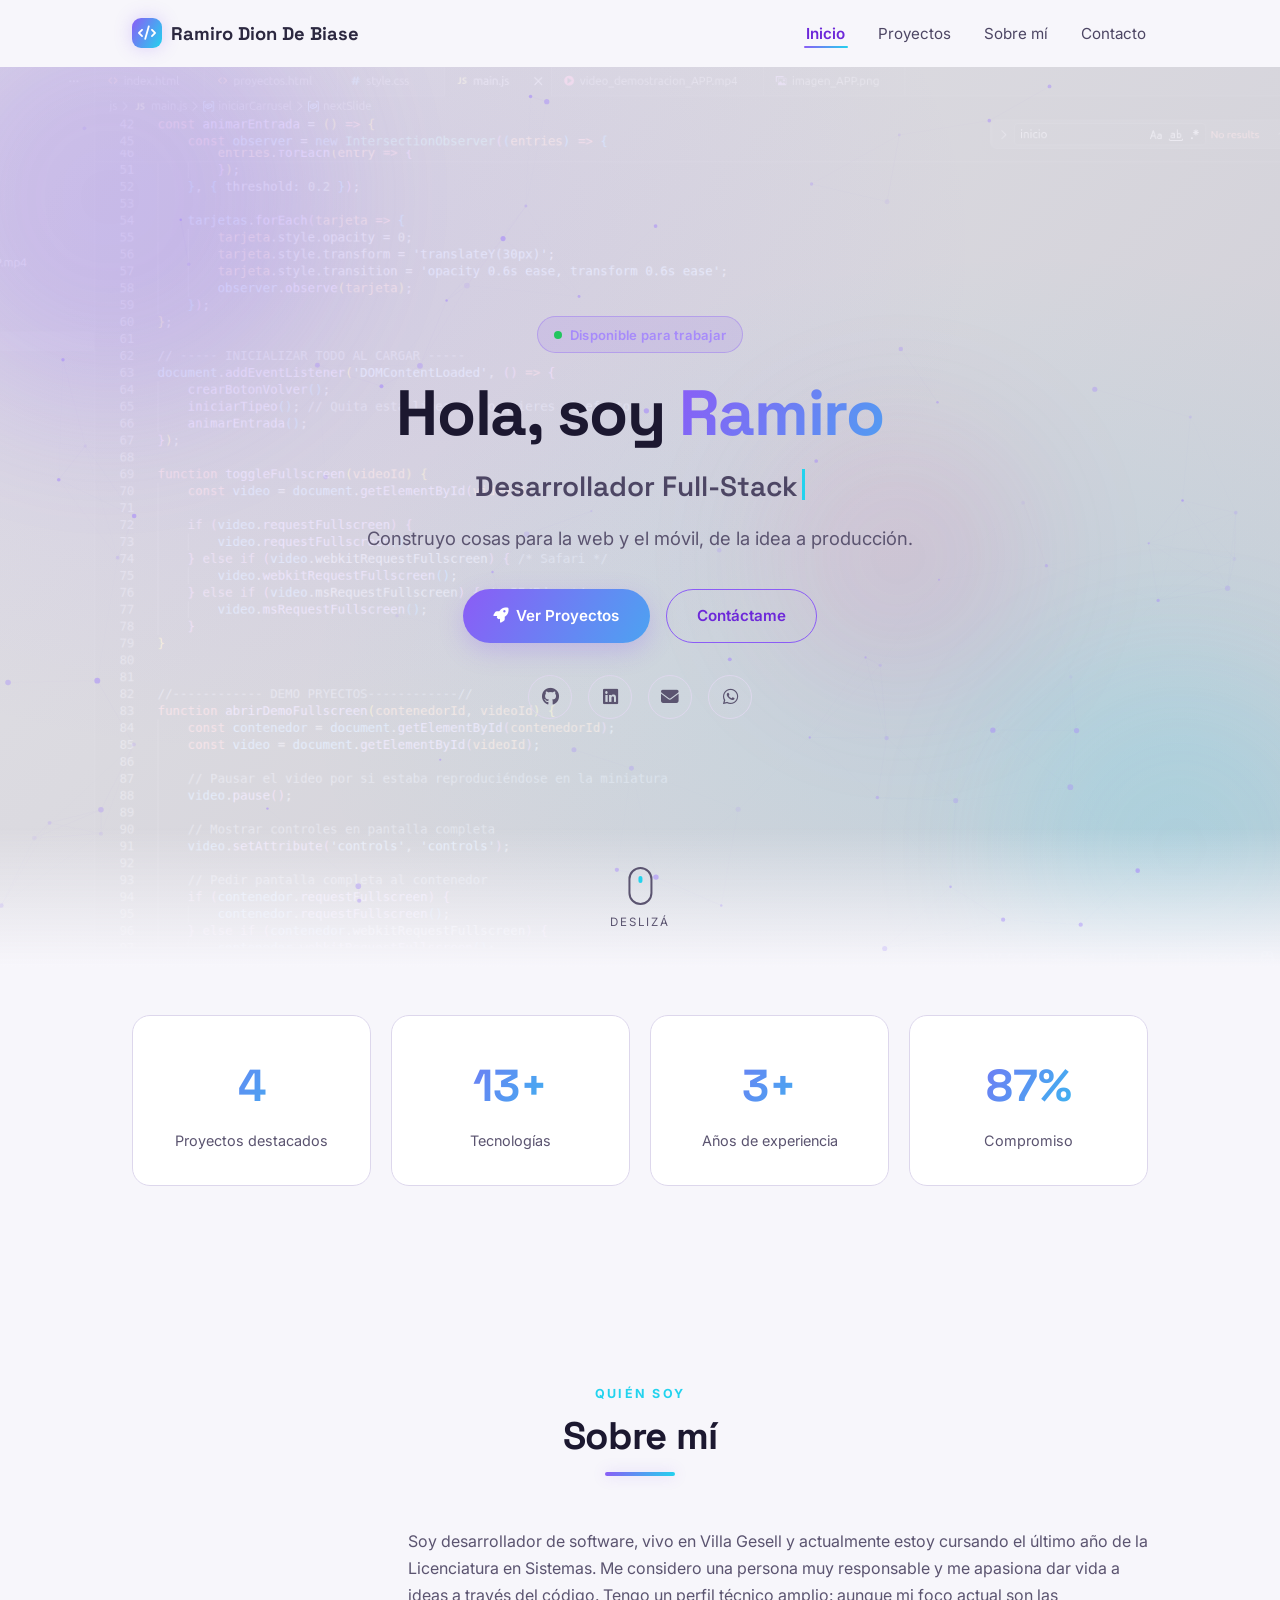
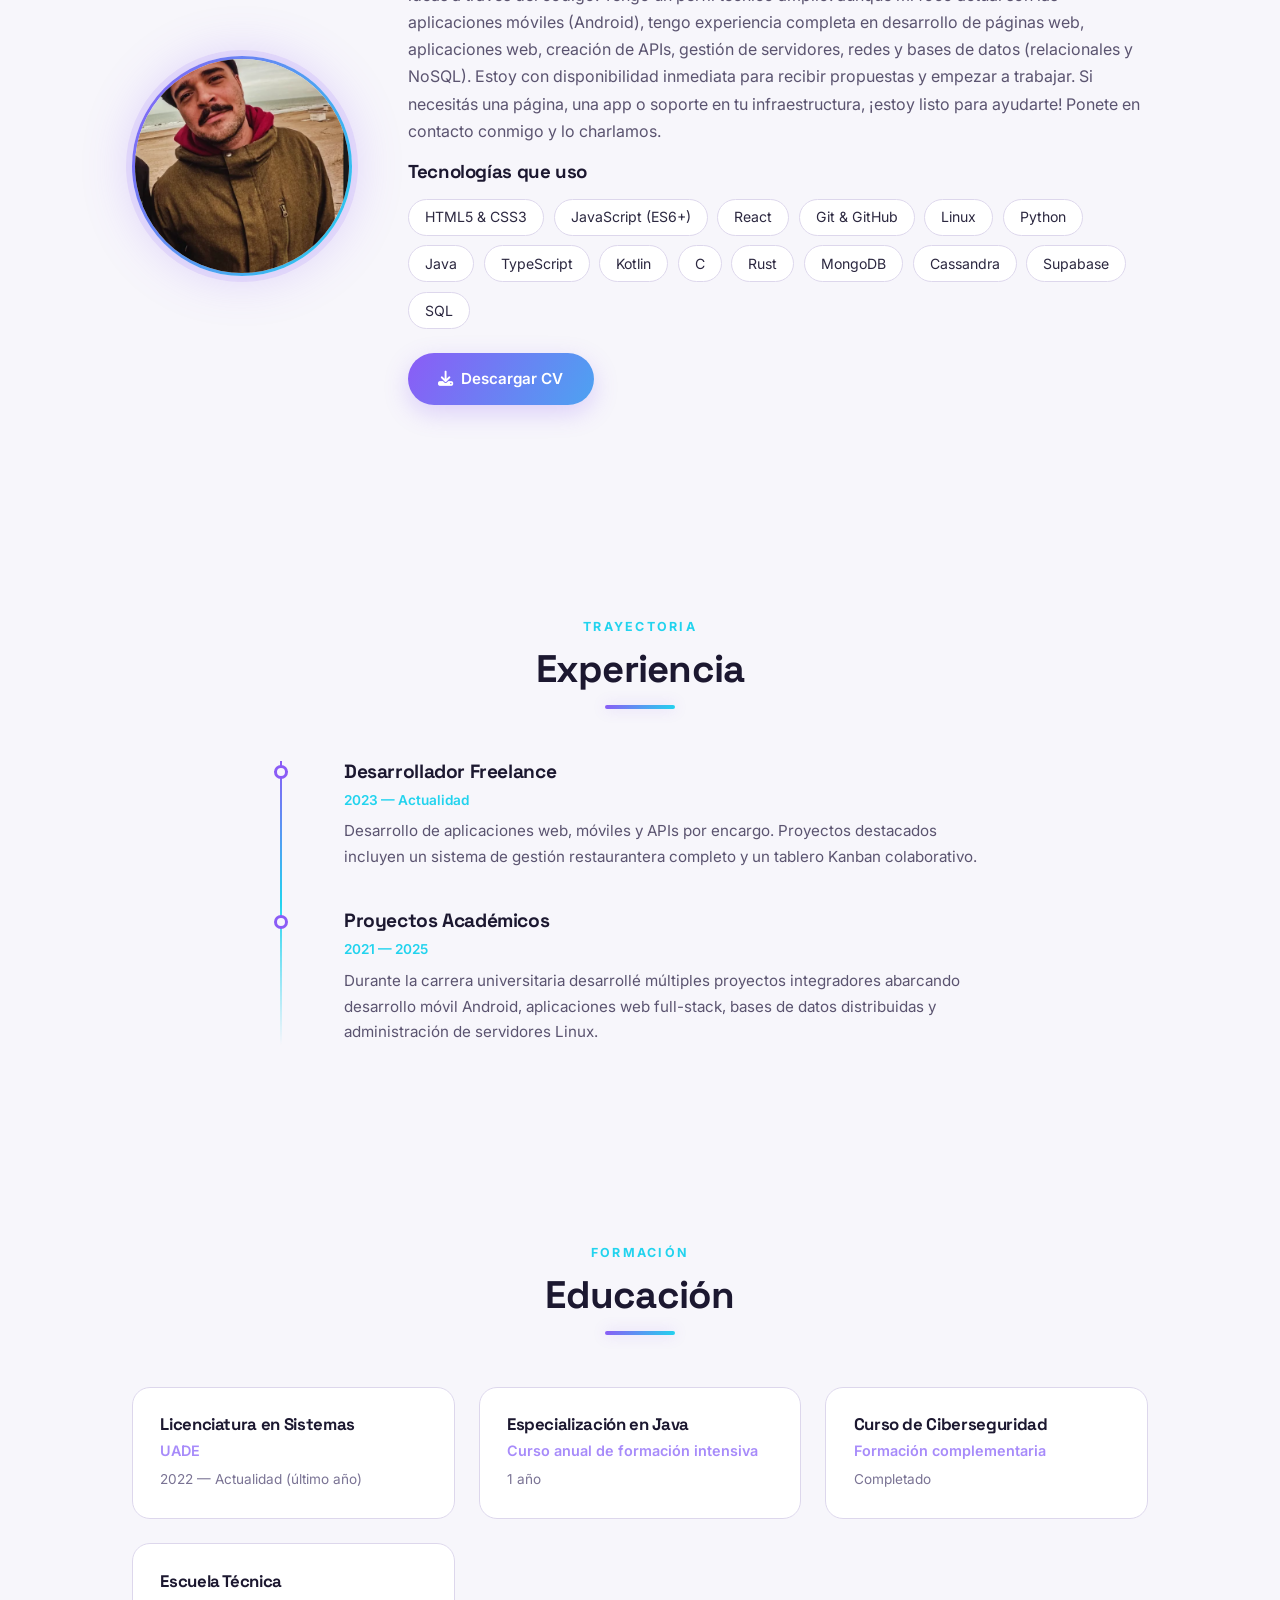
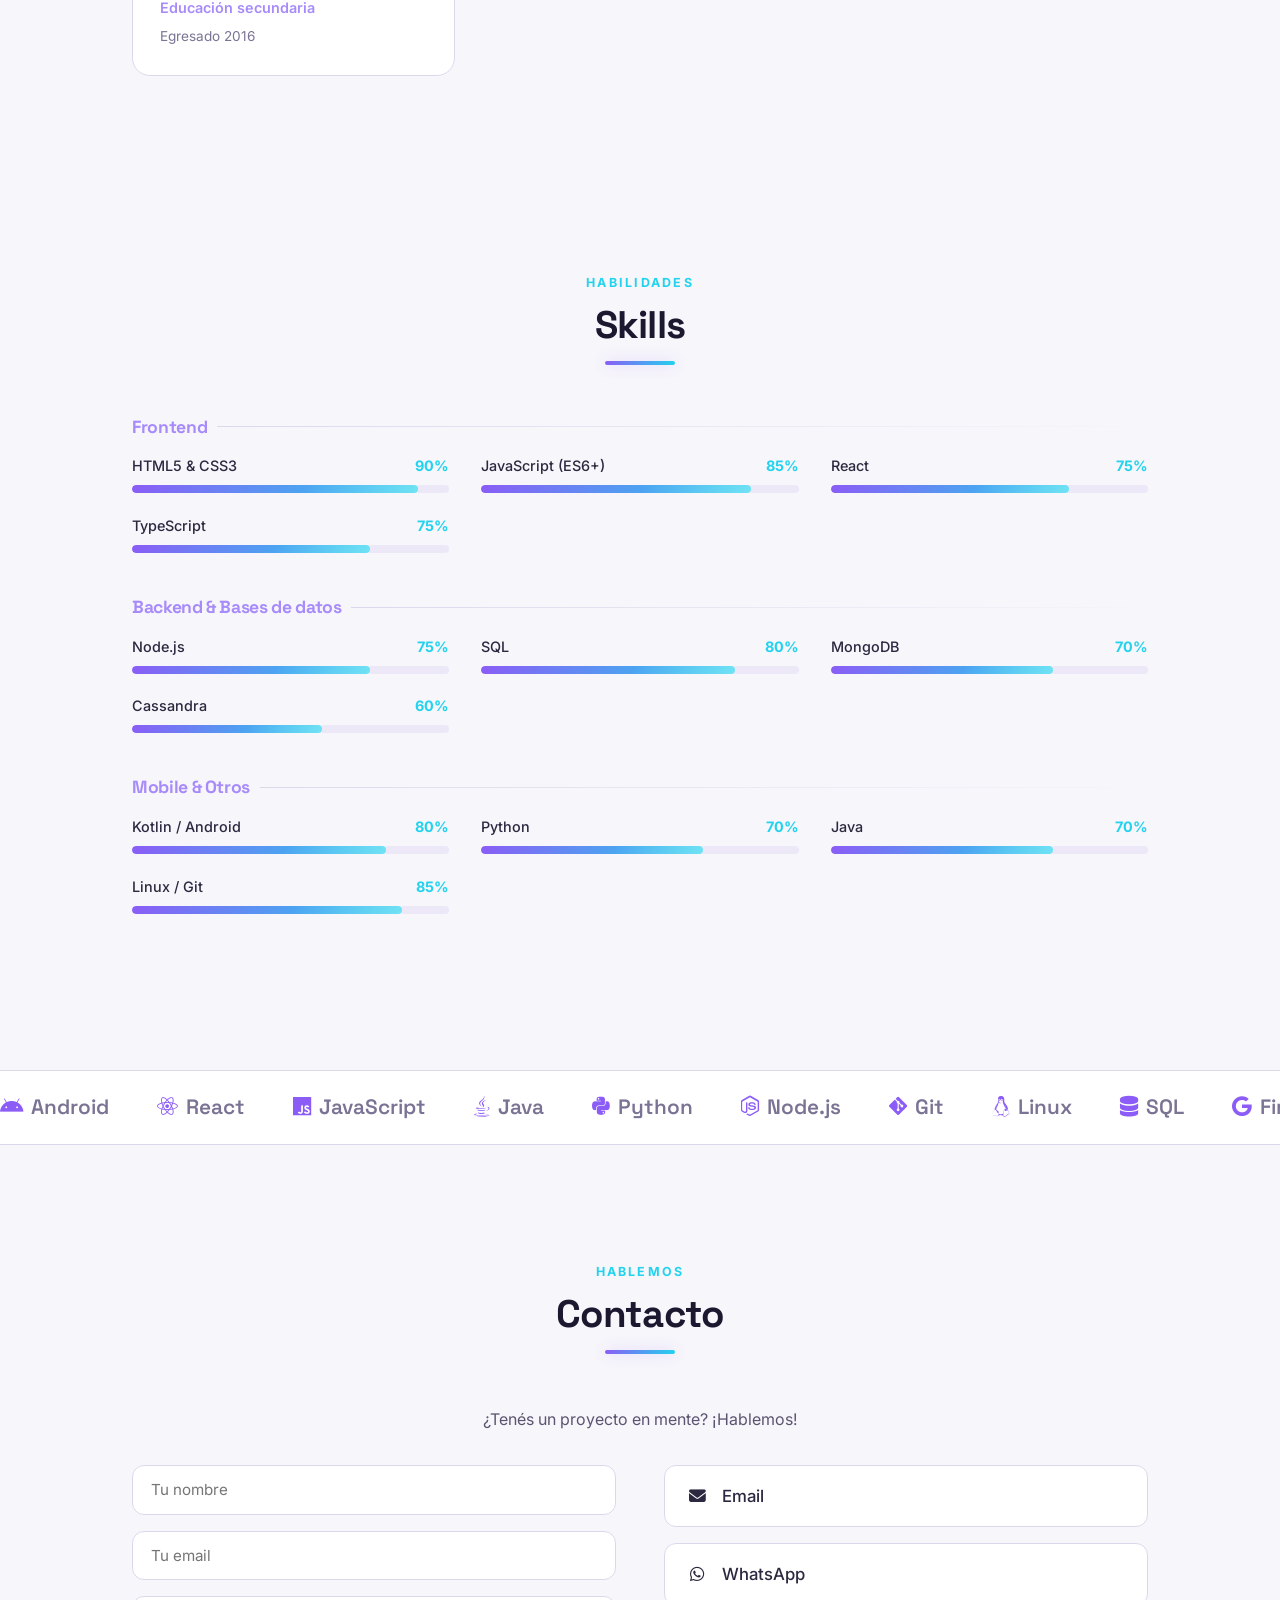
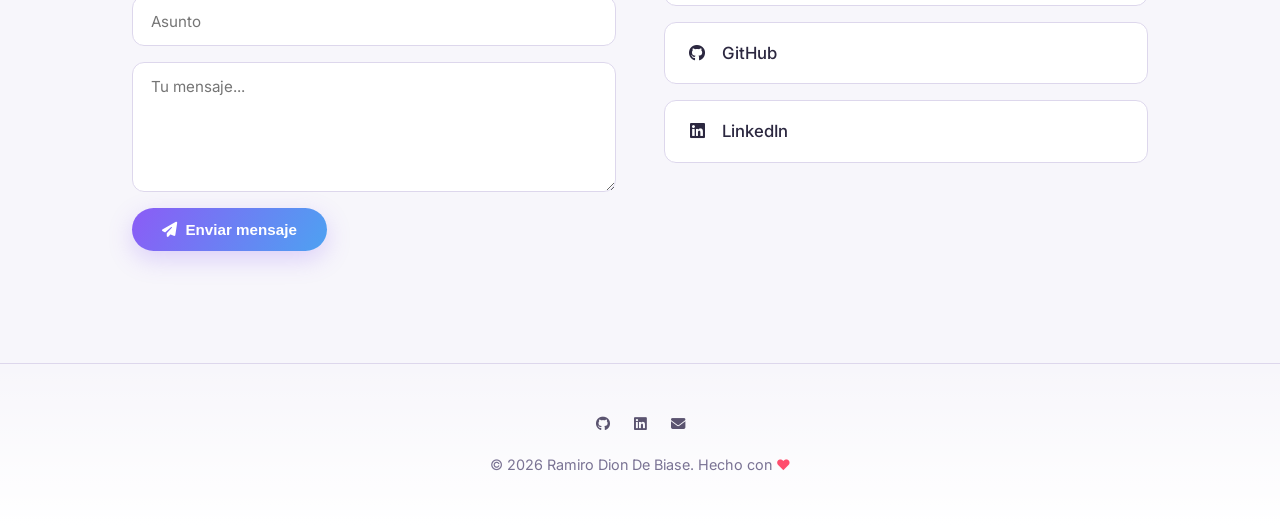
<file: index.html>
<!DOCTYPE html>
<html lang="es">

<head>
    <meta charset="UTF-8">
    <meta name="viewport" content="width=device-width, initial-scale=1.0">
    <meta name="description" content="Portfolio de Ramiro Dion De Biase — Desarrollador de software especializado en apps Android, web y APIs.">
    <meta name="keywords" content="desarrollador, software, Android, Kotlin, React, portfolio, Villa Gesell">
    <meta name="author" content="Ramiro Dion De Biase">
    <meta property="og:title" content="Ramiro Dion De Biase | Portfolio">
    <meta property="og:description" content="Desarrollador de software — Apps Android, web y APIs.">
    <meta property="og:type" content="website">
    <meta property="og:url" content="https://ramadion.github.io">
    <meta name="twitter:card" content="summary_large_image">
    <title>Ramiro Dion De Biase | Portfolio</title>
    <link rel="icon" type="image/svg+xml" href="data:image/svg+xml,<svg xmlns='http://www.w3.org/2000/svg' viewBox='0 0 100 100'><text y='.9em' font-size='90'>💻</text></svg>">
    <link rel="preconnect" href="https://fonts.googleapis.com">
    <link rel="preconnect" href="https://fonts.gstatic.com" crossorigin>
    <link href="https://fonts.googleapis.com/css2?family=Space+Grotesk:wght@400;500;600;700&family=Inter:wght@400;500;600;700&display=swap" rel="stylesheet">
    <link rel="stylesheet" href="css/style.css">
    <link rel="stylesheet" href="https://cdnjs.cloudflare.com/ajax/libs/font-awesome/6.5.1/css/all.min.css">
</head>

<body>
    <header>
        <nav>
            <a href="#" class="logo">
                <span class="logo-mark"><i class="fas fa-code"></i></span>
                Ramiro Dion De Biase
            </a>
            <button class="hamburger" aria-label="Menú de navegación" aria-expanded="false">
                <span></span><span></span><span></span>
            </button>
            <ul class="nav-links">
                <li><a href="#inicio">Inicio</a></li>
                <li><a href="proyectos.html">Proyectos</a></li>
                <li><a href="#sobre-mi">Sobre mí</a></li>
                <li><a href="#contacto">Contacto</a></li>
            </ul>
        </nav>
    </header>

    <main>
        <!-- HERO -->
        <section id="inicio">
            <div class="hero-carousel">
                <div class="carousel-slide active" style="background-image: url('assets/images/fondo1.png');"></div>
                <div class="carousel-slide" style="background-image: url('assets/images/fondo2.png');"></div>
            </div>

            <div class="hero-overlay"></div>
            <div class="orbs">
                <span class="orb orb-1"></span>
                <span class="orb orb-2"></span>
                <span class="orb orb-3"></span>
            </div>
            <div class="hero-fade-bottom"></div>

            <canvas id="particles-canvas"></canvas>

            <div class="hero-content">
                <span class="hero-badge"><span class="dot"></span> Disponible para trabajar</span>
                <h1>Hola, soy <span class="gradiente-texto">Ramiro</span></h1>
                <p class="subtitle">Desarrollador Full-Stack</p>
                <p class="tagline">Construyo cosas para la web y el móvil, de la idea a producción.</p>
                <div class="hero-buttons">
                    <a href="proyectos.html" class="btn"><i class="fas fa-rocket"></i> Ver Proyectos</a>
                    <a href="#contacto" class="btn btn-outline">Contáctame</a>
                </div>
                <div class="hero-social">
                    <a href="https://github.com/Ramadion" target="_blank" rel="noopener" aria-label="GitHub"><i class="fab fa-github"></i></a>
                    <a href="https://www.linkedin.com/in/ramiro-de-biase-b14a0729a/" target="_blank" rel="noopener" aria-label="LinkedIn"><i class="fab fa-linkedin"></i></a>
                    <a href="mailto:ramirodebiase@hotmail.com" aria-label="Email"><i class="fas fa-envelope"></i></a>
                    <a href="https://wa.me/5492267538964" target="_blank" rel="noopener" aria-label="WhatsApp"><i class="fab fa-whatsapp"></i></a>
                </div>
            </div>

            <div class="scroll-indicator">
                <span class="mouse"></span>
                <span>Deslizá</span>
            </div>
        </section>

        <!-- STATS -->
        <section id="stats">
            <div class="stats-grid">
                <div class="stat-item animar-entrada">
                    <div class="stat-num" data-target="5">0</div>
                    <div class="stat-label">Proyectos destacados</div>
                </div>
                <div class="stat-item animar-entrada">
                    <div class="stat-num" data-target="15" data-sufijo="+">0</div>
                    <div class="stat-label">Tecnologías</div>
                </div>
                <div class="stat-item animar-entrada">
                    <div class="stat-num" data-target="3" data-sufijo="+">0</div>
                    <div class="stat-label">Años de experiencia</div>
                </div>
                <div class="stat-item animar-entrada">
                    <div class="stat-num" data-target="100" data-sufijo="%">0</div>
                    <div class="stat-label">Compromiso</div>
                </div>
            </div>
        </section>

        <!-- SOBRE MÍ -->
        <section id="sobre-mi" class="animar-entrada">
            <div class="seccion-cabecera">
                <span class="seccion-etiqueta">Quién soy</span>
                <h2>Sobre mí</h2>
            </div>
            <div class="sobre-mi-content">
                <img src="assets/images/foto_perfil.png" alt="Foto de perfil" class="perfil-img">
                <div class="sobre-mi-texto">
                    <p>Soy desarrollador de software, vivo en Villa Gesell y actualmente estoy cursando el último año de
                        la Licenciatura en Sistemas. Me considero una persona muy responsable y me apasiona dar vida a
                        ideas a través del código.

                        Tengo un perfil técnico amplio: aunque mi foco actual son las aplicaciones móviles (Android),
                        tengo experiencia completa en desarrollo de páginas web, aplicaciones web, creación de APIs,
                        gestión de servidores, redes y bases de datos (relacionales y NoSQL).

                        Estoy con disponibilidad inmediata para recibir propuestas y empezar a trabajar. Si necesitás
                        una página, una app o soporte en tu infraestructura, ¡estoy listo para ayudarte! Ponete en
                        contacto conmigo y lo charlamos.</p>
                    <h3>Tecnologías que uso</h3>
                    <ul class="stack-list">
                        <li>HTML5 & CSS3</li>
                        <li>JavaScript (ES6+)</li>
                        <li>React</li>
                        <li>Git & GitHub</li>
                        <li>Linux</li>
                        <li>Python</li>
                        <li>Java</li>
                        <li>TypeScript</li>
                        <li>Kotlin</li>
                        <li>C</li>
                        <li>Rust</li>
                        <li>MongoDB</li>
                        <li>Cassandra</li>
                        <li>Supabase</li>
                        <li>SQL</li>
                    </ul>
                    <a href="#" class="btn" id="descargar-cv"><i class="fas fa-download"></i> Descargar CV</a>
                </div>
            </div>
        </section>

        <!-- EXPERIENCIA -->
        <section id="experiencia" class="animar-entrada">
            <div class="seccion-cabecera">
                <span class="seccion-etiqueta">Trayectoria</span>
                <h2>Experiencia</h2>
            </div>
            <div class="timeline">
                <div class="timeline-item">
                    <h3>Desarrollador Freelance</h3>
                    <span class="timeline-date">2023 — Actualidad</span>
                    <p>Desarrollo de aplicaciones web, móviles y APIs por encargo. Proyectos destacados incluyen un
                        sistema de gestión restaurantera completo y un tablero Kanban colaborativo.</p>
                </div>
                <div class="timeline-item">
                    <h3>Proyectos Académicos</h3>
                    <span class="timeline-date">2021 — 2025</span>
                    <p>Durante la carrera universitaria desarrollé múltiples proyectos integradores abarcando desarrollo
                        móvil Android, aplicaciones web full-stack, bases de datos distribuidas y administración de
                        servidores Linux.</p>
                </div>
            </div>
        </section>

        <!-- EDUCACIÓN -->
        <section id="educacion" class="animar-entrada">
            <div class="seccion-cabecera">
                <span class="seccion-etiqueta">Formación</span>
                <h2>Educación</h2>
            </div>
            <div class="educacion-grid">
                <div class="educacion-card">
                    <h3>Licenciatura en Sistemas</h3>
                    <p class="edu-institucion">UADE</p>
                    <p class="edu-fecha">2022 — Actualidad (último año)</p>
                </div>
                <div class="educacion-card">
                    <h3>Especialización en Java</h3>
                    <p class="edu-institucion">Curso anual de formación intensiva</p>
                    <p class="edu-fecha">1 año</p>
                </div>
                <div class="educacion-card">
                    <h3>Curso de Ciberseguridad</h3>
                    <p class="edu-institucion">Formación complementaria</p>
                    <p class="edu-fecha">Completado</p>
                </div>
                <div class="educacion-card">
                    <h3>Escuela Técnica</h3>
                    <p class="edu-institucion">Educación secundaria</p>
                    <p class="edu-fecha">Egresado 2016</p>
                </div>
            </div>
        </section>

        <!-- SKILLS -->
        <section id="skills" class="animar-entrada">
            <div class="seccion-cabecera">
                <span class="seccion-etiqueta">Habilidades</span>
                <h2>Skills</h2>
            </div>

            <div class="skills-categoria">
                <h3>Frontend</h3>
                <div class="skills-grid">
                    <div class="skill-item">
                        <div class="skill-header"><span>HTML5 & CSS3</span><span>90%</span></div>
                        <div class="skill-bar"><div class="skill-fill" style="--pct: 90%;"></div></div>
                    </div>
                    <div class="skill-item">
                        <div class="skill-header"><span>JavaScript (ES6+)</span><span>85%</span></div>
                        <div class="skill-bar"><div class="skill-fill" style="--pct: 85%;"></div></div>
                    </div>
                    <div class="skill-item">
                        <div class="skill-header"><span>React</span><span>75%</span></div>
                        <div class="skill-bar"><div class="skill-fill" style="--pct: 75%;"></div></div>
                    </div>
                    <div class="skill-item">
                        <div class="skill-header"><span>TypeScript</span><span>75%</span></div>
                        <div class="skill-bar"><div class="skill-fill" style="--pct: 75%;"></div></div>
                    </div>
                </div>
            </div>

            <div class="skills-categoria">
                <h3>Backend & Bases de datos</h3>
                <div class="skills-grid">
                    <div class="skill-item">
                        <div class="skill-header"><span>Node.js</span><span>75%</span></div>
                        <div class="skill-bar"><div class="skill-fill" style="--pct: 75%;"></div></div>
                    </div>
                    <div class="skill-item">
                        <div class="skill-header"><span>SQL</span><span>80%</span></div>
                        <div class="skill-bar"><div class="skill-fill" style="--pct: 80%;"></div></div>
                    </div>
                    <div class="skill-item">
                        <div class="skill-header"><span>MongoDB</span><span>70%</span></div>
                        <div class="skill-bar"><div class="skill-fill" style="--pct: 70%;"></div></div>
                    </div>
                    <div class="skill-item">
                        <div class="skill-header"><span>Cassandra</span><span>60%</span></div>
                        <div class="skill-bar"><div class="skill-fill" style="--pct: 60%;"></div></div>
                    </div>
                </div>
            </div>

            <div class="skills-categoria">
                <h3>Mobile & Otros</h3>
                <div class="skills-grid">
                    <div class="skill-item">
                        <div class="skill-header"><span>Kotlin / Android</span><span>80%</span></div>
                        <div class="skill-bar"><div class="skill-fill" style="--pct: 80%;"></div></div>
                    </div>
                    <div class="skill-item">
                        <div class="skill-header"><span>Python</span><span>70%</span></div>
                        <div class="skill-bar"><div class="skill-fill" style="--pct: 70%;"></div></div>
                    </div>
                    <div class="skill-item">
                        <div class="skill-header"><span>Java</span><span>70%</span></div>
                        <div class="skill-bar"><div class="skill-fill" style="--pct: 70%;"></div></div>
                    </div>
                    <div class="skill-item">
                        <div class="skill-header"><span>Linux / Git</span><span>85%</span></div>
                        <div class="skill-bar"><div class="skill-fill" style="--pct: 85%;"></div></div>
                    </div>
                </div>
            </div>
        </section>

        <!-- MARQUEE DE TECNOLOGÍAS -->
        <div class="marquee" aria-hidden="true">
            <div class="marquee-track">
                <span><i class="fab fa-android"></i>Android</span>
                <span><i class="fab fa-react"></i>React</span>
                <span><i class="fab fa-js"></i>JavaScript</span>
                <span><i class="fab fa-java"></i>Java</span>
                <span><i class="fab fa-python"></i>Python</span>
                <span><i class="fab fa-node-js"></i>Node.js</span>
                <span><i class="fab fa-git-alt"></i>Git</span>
                <span><i class="fab fa-linux"></i>Linux</span>
                <span><i class="fas fa-database"></i>SQL</span>
                <span><i class="fab fa-google"></i>Firebase</span>
            </div>
        </div>

        <!-- CONTACTO -->
        <section id="contacto" class="animar-entrada">
            <div class="seccion-cabecera">
                <span class="seccion-etiqueta">Hablemos</span>
                <h2>Contacto</h2>
            </div>
            <p>¿Tenés un proyecto en mente? ¡Hablemos!</p>

            <div class="contacto-wrapper">
                <form class="contacto-form" action="https://formspree.io/f/xwvjpppd" method="POST">
                    <input type="text" name="nombre" placeholder="Tu nombre" required>
                    <input type="email" name="email" placeholder="Tu email" required>
                    <input type="text" name="asunto" placeholder="Asunto">
                    <textarea name="mensaje" placeholder="Tu mensaje..." required></textarea>
                    <button type="submit" class="btn"><i class="fas fa-paper-plane"></i> Enviar mensaje</button>
                    <div class="form-feedback"></div>
                </form>

                <div class="contacto-links">
                    <a href="mailto:ramirodebiase@hotmail.com"><i class="fas fa-envelope"></i> Email</a>
                    <a href="https://wa.me/5492267538964?text=Hola%20Ramiro%2C%20vi%20tu%20portfolio%20y%20quer%C3%ADa%20contactarte"
                        target="_blank" rel="noopener">
                        <i class="fab fa-whatsapp"></i> WhatsApp
                    </a>
                    <a href="https://github.com/Ramadion" target="_blank" rel="noopener"><i class="fab fa-github"></i>
                        GitHub</a>
                    <a href="https://www.linkedin.com/in/ramiro-de-biase-b14a0729a/" target="_blank" rel="noopener"><i
                            class="fab fa-linkedin"></i> LinkedIn</a>
                </div>
            </div>
        </section>
    </main>

    <footer>
        <div class="footer-links">
            <a href="https://github.com/Ramadion" target="_blank" rel="noopener" aria-label="GitHub"><i class="fab fa-github"></i></a>
            <a href="https://www.linkedin.com/in/ramiro-de-biase-b14a0729a/" target="_blank" rel="noopener" aria-label="LinkedIn"><i class="fab fa-linkedin"></i></a>
            <a href="mailto:ramirodebiase@hotmail.com" aria-label="Email"><i class="fas fa-envelope"></i></a>
        </div>
        <p>© 2026 Ramiro Dion De Biase. Hecho con <span style="color: #ff4d6d;">❤</span></p>
    </footer>

    <script src="js/main.js"></script>
</body>

</html>
</file>
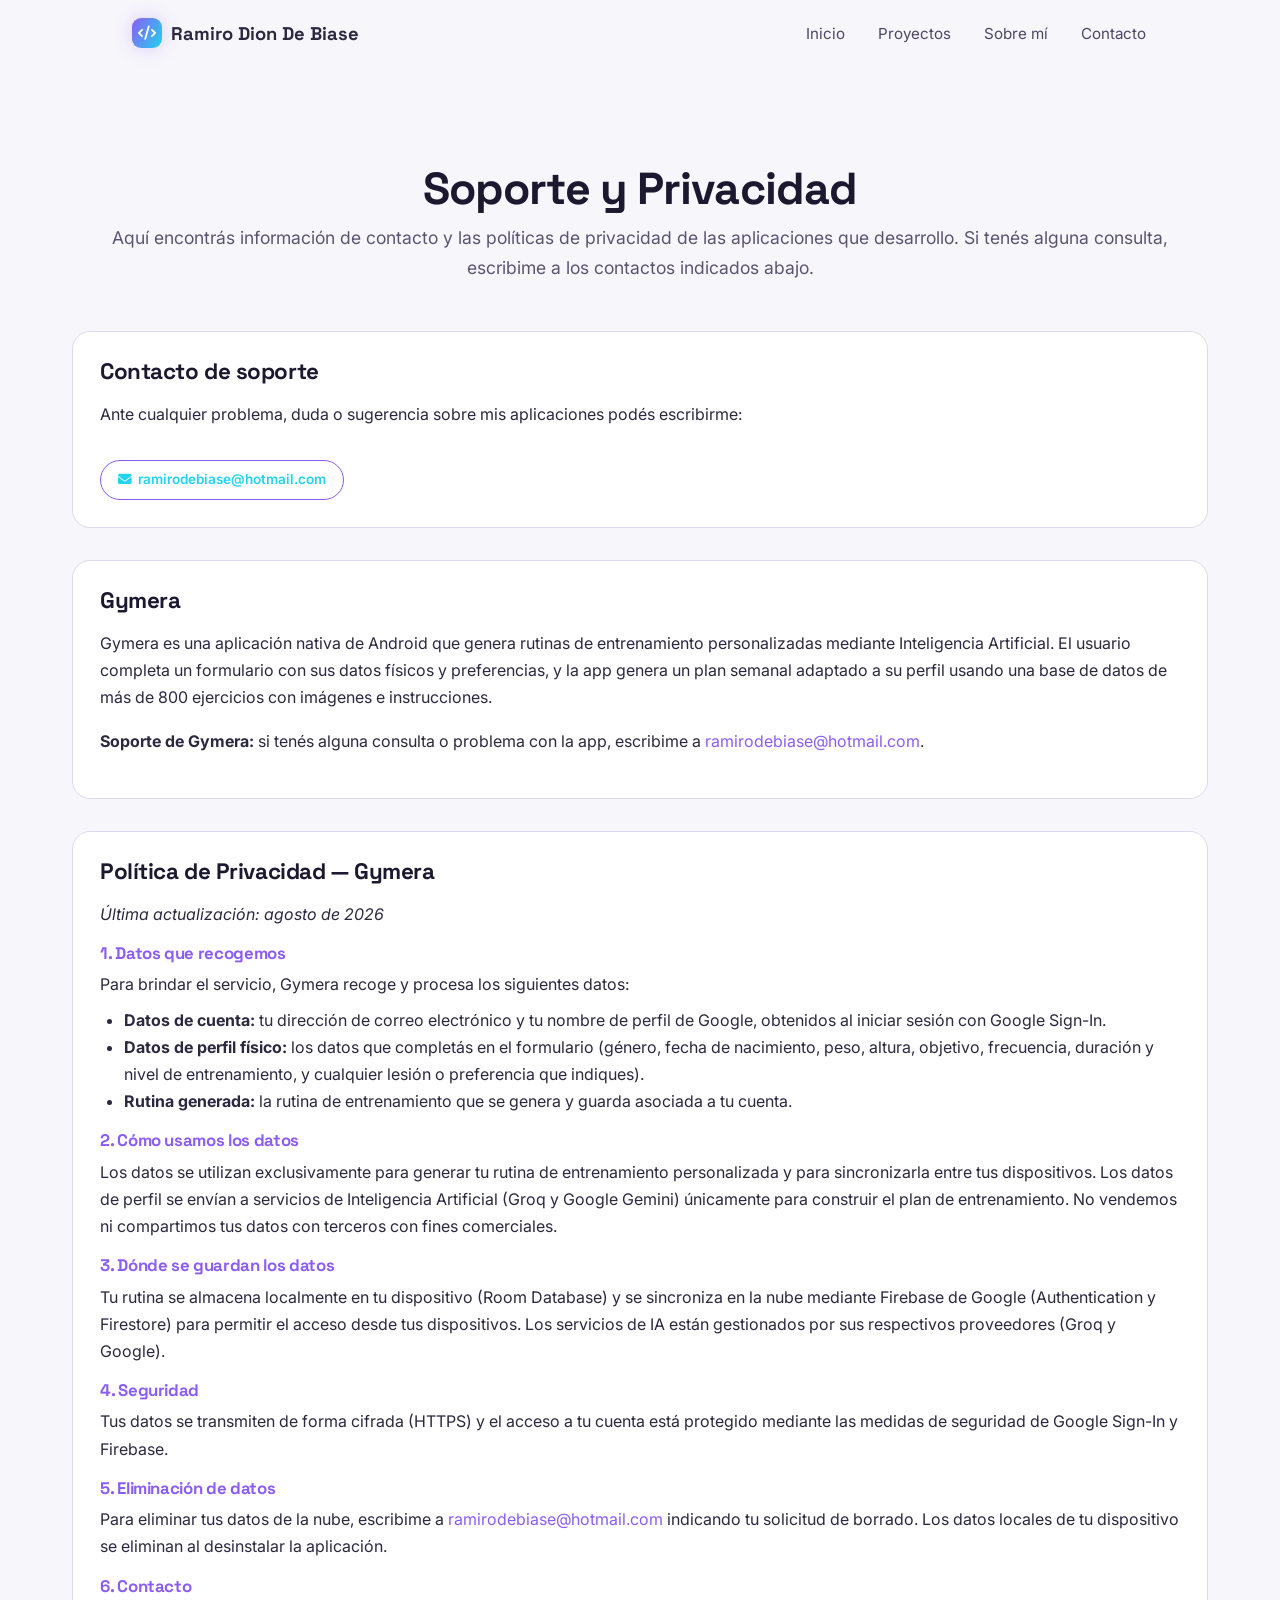
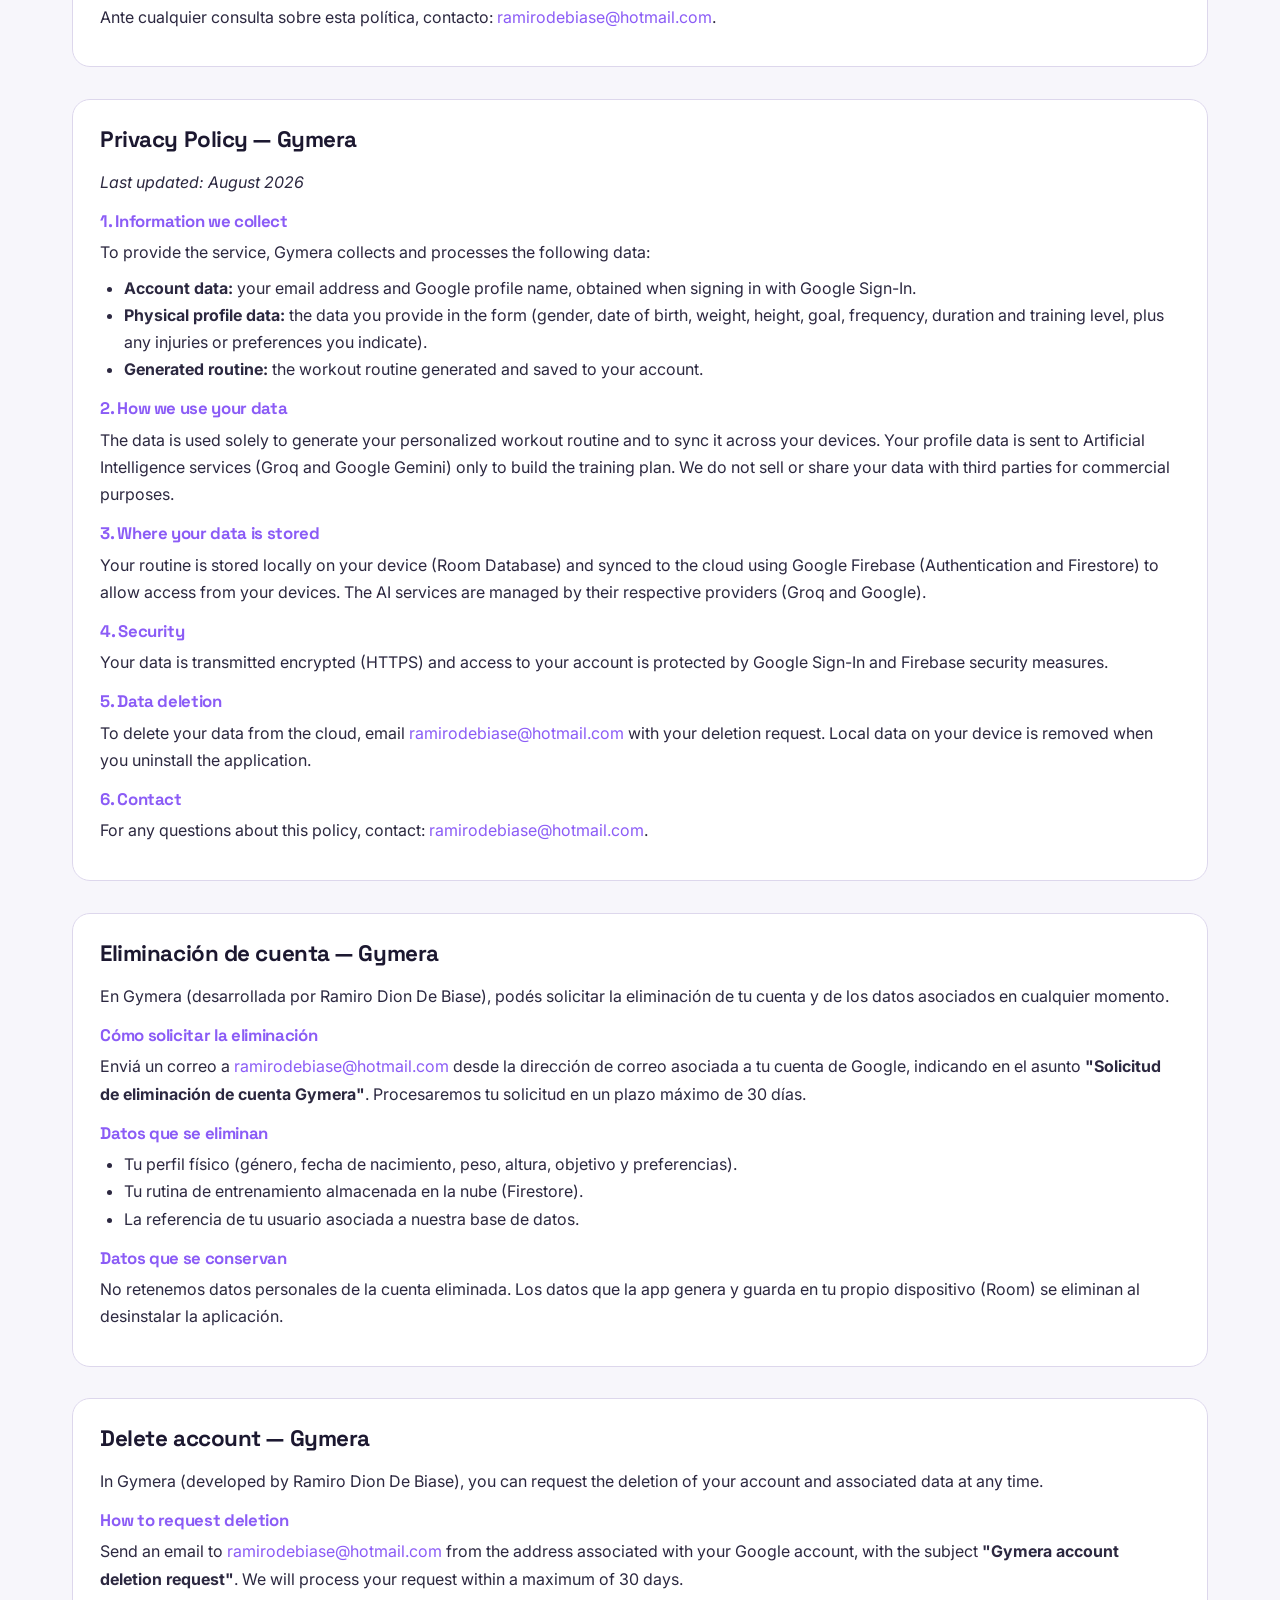
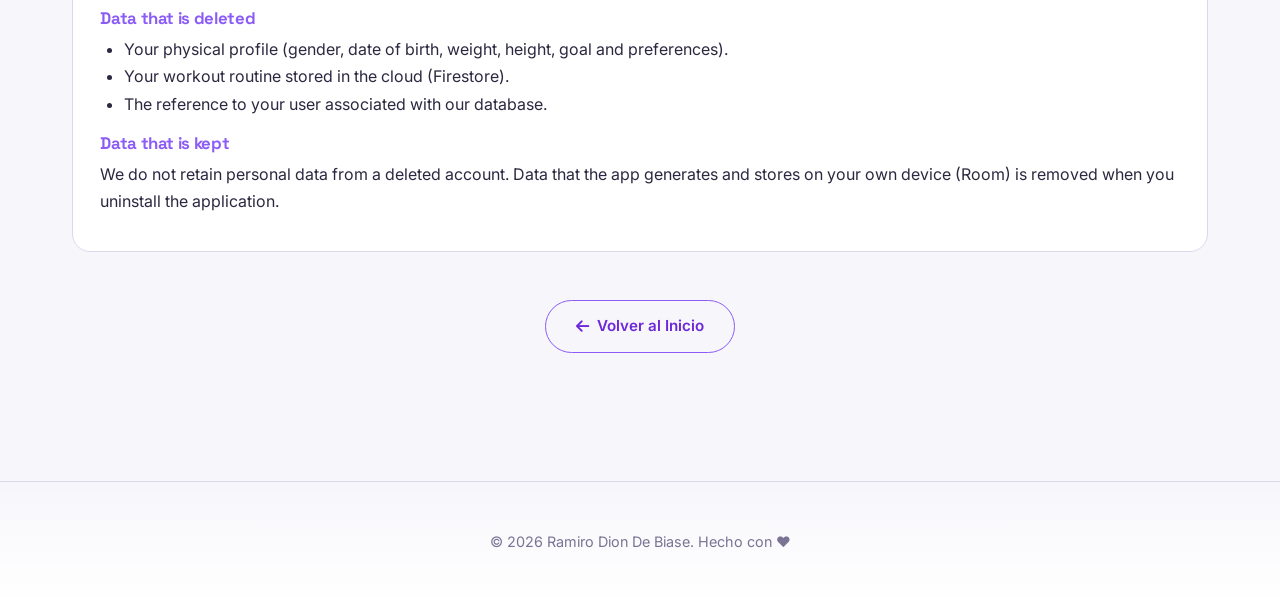
<file: soporte.html>
<!DOCTYPE html>
<html lang="es">

<head>
    <meta charset="UTF-8">
    <meta name="viewport" content="width=device-width, initial-scale=1.0">
    <meta name="description"
        content="Soporte y política de privacidad de las aplicaciones de Ramiro Dion De Biase — Gymera y más.">
    <meta name="keywords" content="soporte, privacidad, política, Gymera, aplicaciones, Android">
    <meta name="author" content="Ramiro Dion De Biase">
    <meta property="og:title" content="Ramiro Dion De Biase | Soporte y Privacidad">
    <meta property="og:description" content="Soporte y política de privacidad de mis aplicaciones.">
    <meta property="og:type" content="website">
    <meta property="og:url" content="https://ramadion.github.io/soporte.html">
    <title>Ramiro Dion De Biase | Soporte y Privacidad</title>
    <link rel="icon" type="image/svg+xml"
        href="data:image/svg+xml,<svg xmlns='http://www.w3.org/2000/svg' viewBox='0 0 100 100'><text y='.9em' font-size='90'>💻</text></svg>">
    <link rel="preconnect" href="https://fonts.googleapis.com">
    <link rel="preconnect" href="https://fonts.gstatic.com" crossorigin>
    <link href="https://fonts.googleapis.com/css2?family=Space+Grotesk:wght@400;500;600;700&family=Inter:wght@400;500;600;700&display=swap" rel="stylesheet">
    <link rel="stylesheet" href="css/style.css">
    <link rel="stylesheet" href="https://cdnjs.cloudflare.com/ajax/libs/font-awesome/6.5.1/css/all.min.css">
</head>

<body>
    <header>
        <nav>
            <a href="index.html" class="logo">
                <span class="logo-mark"><i class="fas fa-code"></i></span>
                Ramiro Dion De Biase
            </a>
            <button class="hamburger" aria-label="Menú de navegación" aria-expanded="false">
                <span></span><span></span><span></span>
            </button>
            <ul class="nav-links">
                <li><a href="index.html">Inicio</a></li>
                <li><a href="proyectos.html">Proyectos</a></li>
                <li><a href="index.html#sobre-mi">Sobre mí</a></li>
                <li><a href="index.html#contacto">Contacto</a></li>
            </ul>
        </nav>
    </header>

    <main>
        <section id="proyectos-page">
            <h1>Soporte y Privacidad</h1>
            <p class="proyectos-intro">Aquí encontrás información de contacto y las políticas de privacidad de las
                aplicaciones que desarrollo. Si tenés alguna consulta, escribime a los contactos indicados abajo.</p>

            <!-- ===== SOPORTE GENERAL ===== -->
            <article class="educacion-card animar-entrada" style="margin-bottom: 2rem;">
                <h2>Contacto de soporte</h2>
                <p style="margin: 1rem 0;">Ante cualquier problema, duda o sugerencia sobre mis aplicaciones podés
                    escribirme:</p>
                <div class="proyecto-links">
                    <a href="mailto:ramirodebiase@hotmail.com"><i class="fas fa-envelope"></i>
                        ramirodebiase@hotmail.com</a>
                </div>
            </article>

            <!-- ===== GYMERA: SOPORTE ===== -->
            <article class="educacion-card animar-entrada" style="margin-bottom: 2rem;">
                <h2>Gymera</h2>
                <p style="margin: 1rem 0;">Gymera es una aplicación nativa de Android que genera rutinas de
                    entrenamiento personalizadas mediante Inteligencia Artificial. El usuario completa un formulario con
                    sus datos físicos y preferencias, y la app genera un plan semanal adaptado a su perfil usando una
                    base de datos de más de 800 ejercicios con imágenes e instrucciones.</p>
                <p style="margin: 1rem 0;"><strong>Soporte de Gymera:</strong> si tenés alguna consulta o problema con la
                    app, escribime a <a href="mailto:ramirodebiase@hotmail.com"
                        style="color: var(--color-acento);">ramirodebiase@hotmail.com</a>.</p>
            </article>

            <!-- ===== GYMERA: POLÍTICA DE PRIVACIDAD (ES) ===== -->
            <article class="educacion-card animar-entrada" style="margin-bottom: 2rem;">
                <h2>Política de Privacidad — Gymera</h2>
                <p style="margin: 1rem 0;"><em>Última actualización: agosto de 2026</em></p>

                <h3 style="color: var(--color-acento); margin-bottom: 0.3rem;">1. Datos que recogemos</h3>
                <p style="margin: 0.5rem 0;">
                    Para brindar el servicio, Gymera recoge y procesa los siguientes datos:
                </p>
                <ul style="margin: 0.5rem 0 0.5rem 1.5rem; color: var(--color-texto);">
                    <li><strong>Datos de cuenta:</strong> tu dirección de correo electrónico y tu nombre de perfil de
                        Google, obtenidos al iniciar sesión con Google Sign-In.</li>
                    <li><strong>Datos de perfil físico:</strong> los datos que completás en el formulario (género, fecha
                        de nacimiento, peso, altura, objetivo, frecuencia, duración y nivel de entrenamiento, y
                        cualquier lesión o preferencia que indiques).</li>
                    <li><strong>Rutina generada:</strong> la rutina de entrenamiento que se genera y guarda asociada a tu
                        cuenta.</li>
                </ul>

                <h3 style="color: var(--color-acento); margin-bottom: 0.3rem;">2. Cómo usamos los datos</h3>
                <p style="margin: 0.5rem 0;">Los datos se utilizan exclusivamente para generar tu rutina de
                    entrenamiento personalizada y para sincronizarla entre tus dispositivos. Los datos de perfil se
                    envían a servicios de Inteligencia Artificial (Groq y Google Gemini) únicamente para construir el plan
                    de entrenamiento. No vendemos ni compartimos tus datos con terceros con fines comerciales.</p>

                <h3 style="color: var(--color-acento); margin-bottom: 0.3rem;">3. Dónde se guardan los datos</h3>
                <p style="margin: 0.5rem 0;">Tu rutina se almacena localmente en tu dispositivo (Room Database) y se
                    sincroniza en la nube mediante Firebase de Google (Authentication y Firestore) para permitir el
                    acceso desde tus dispositivos. Los servicios de IA están gestionados por sus respectivos proveedores
                    (Groq y Google).</p>

                <h3 style="color: var(--color-acento); margin-bottom: 0.3rem;">4. Seguridad</h3>
                <p style="margin: 0.5rem 0;">Tus datos se transmiten de forma cifrada (HTTPS) y el acceso a tu cuenta
                    está protegido mediante las medidas de seguridad de Google Sign-In y Firebase.</p>

                <h3 style="color: var(--color-acento); margin-bottom: 0.3rem;">5. Eliminación de datos</h3>
                <p style="margin: 0.5rem 0;">Para eliminar tus datos de la nube, escribime a
                    <a href="mailto:ramirodebiase@hotmail.com"
                        style="color: var(--color-acento);">ramirodebiase@hotmail.com</a> indicando tu solicitud de
                    borrado. Los datos locales de tu dispositivo se eliminan al desinstalar la aplicación.</p>

                <h3 style="color: var(--color-acento); margin-bottom: 0.3rem;">6. Contacto</h3>
                <p style="margin: 0.5rem 0;">Ante cualquier consulta sobre esta política, contacto: <a
                        href="mailto:ramirodebiase@hotmail.com"
                        style="color: var(--color-acento);">ramirodebiase@hotmail.com</a>.</p>
            </article>

            <!-- ===== GYMERA: PRIVACY POLICY (EN) ===== -->
            <article class="educacion-card animar-entrada" style="margin-bottom: 2rem;">
                <h2>Privacy Policy — Gymera</h2>
                <p style="margin: 1rem 0;"><em>Last updated: August 2026</em></p>

                <h3 style="color: var(--color-acento); margin-bottom: 0.3rem;">1. Information we collect</h3>
                <p style="margin: 0.5rem 0;">To provide the service, Gymera collects and processes the following data:
                </p>
                <ul style="margin: 0.5rem 0 0.5rem 1.5rem; color: var(--color-texto);">
                    <li><strong>Account data:</strong> your email address and Google profile name, obtained when signing
                        in with Google Sign-In.</li>
                    <li><strong>Physical profile data:</strong> the data you provide in the form (gender, date of birth,
                        weight, height, goal, frequency, duration and training level, plus any injuries or preferences
                        you indicate).</li>
                    <li><strong>Generated routine:</strong> the workout routine generated and saved to your account.</li>
                </ul>

                <h3 style="color: var(--color-acento); margin-bottom: 0.3rem;">2. How we use your data</h3>
                <p style="margin: 0.5rem 0;">The data is used solely to generate your personalized workout routine and
                    to sync it across your devices. Your profile data is sent to Artificial Intelligence services (Groq
                    and Google Gemini) only to build the training plan. We do not sell or share your data with third
                    parties for commercial purposes.</p>

                <h3 style="color: var(--color-acento); margin-bottom: 0.3rem;">3. Where your data is stored</h3>
                <p style="margin: 0.5rem 0;">Your routine is stored locally on your device (Room Database) and synced to
                    the cloud using Google Firebase (Authentication and Firestore) to allow access from your devices.
                    The AI services are managed by their respective providers (Groq and Google).</p>

                <h3 style="color: var(--color-acento); margin-bottom: 0.3rem;">4. Security</h3>
                <p style="margin: 0.5rem 0;">Your data is transmitted encrypted (HTTPS) and access to your account is
                    protected by Google Sign-In and Firebase security measures.</p>

                <h3 style="color: var(--color-acento); margin-bottom: 0.3rem;">5. Data deletion</h3>
                <p style="margin: 0.5rem 0;">To delete your data from the cloud, email
                    <a href="mailto:ramirodebiase@hotmail.com"
                        style="color: var(--color-acento);">ramirodebiase@hotmail.com</a> with your deletion request.
                    Local data on your device is removed when you uninstall the application.</p>

                <h3 style="color: var(--color-acento); margin-bottom: 0.3rem;">6. Contact</h3>
                <p style="margin: 0.5rem 0;">For any questions about this policy, contact: <a
                        href="mailto:ramirodebiase@hotmail.com"
                        style="color: var(--color-acento);">ramirodebiase@hotmail.com</a>.</p>
            </article>

            <!-- ===== GYMERA: ELIMINACIÓN DE CUENTA (ES) ===== -->
            <article class="educacion-card animar-entrada" style="margin-bottom: 2rem;">
                <h2>Eliminación de cuenta — Gymera</h2>
                <p style="margin: 1rem 0;">En Gymera (desarrollada por Ramiro Dion De Biase), podés solicitar la
                    eliminación de tu cuenta y de los datos asociados en cualquier momento.</p>

                <h3 style="color: var(--color-acento); margin-bottom: 0.3rem;">Cómo solicitar la eliminación</h3>
                <p style="margin: 0.5rem 0;">Enviá un correo a <a href="mailto:ramirodebiase@hotmail.com"
                        style="color: var(--color-acento);">ramirodebiase@hotmail.com</a> desde la dirección de correo
                    asociada a tu cuenta de Google, indicando en el asunto <strong>"Solicitud de eliminación de cuenta
                        Gymera"</strong>. Procesaremos tu solicitud en un plazo máximo de 30 días.</p>

                <h3 style="color: var(--color-acento); margin-bottom: 0.3rem;">Datos que se eliminan</h3>
                <ul style="margin: 0.5rem 0 0.5rem 1.5rem; color: var(--color-texto);">
                    <li>Tu perfil físico (género, fecha de nacimiento, peso, altura, objetivo y preferencias).</li>
                    <li>Tu rutina de entrenamiento almacenada en la nube (Firestore).</li>
                    <li>La referencia de tu usuario asociada a nuestra base de datos.</li>
                </ul>

                <h3 style="color: var(--color-acento); margin-bottom: 0.3rem;">Datos que se conservan</h3>
                <p style="margin: 0.5rem 0;">No retenemos datos personales de la cuenta eliminada. Los datos que la app
                    genera y guarda en tu propio dispositivo (Room) se eliminan al desinstalar la aplicación.</p>
            </article>

            <!-- ===== GYMERA: DELETE ACCOUNT (EN) ===== -->
            <article class="educacion-card animar-entrada" style="margin-bottom: 2rem;">
                <h2>Delete account — Gymera</h2>
                <p style="margin: 1rem 0;">In Gymera (developed by Ramiro Dion De Biase), you can request the deletion of
                    your account and associated data at any time.</p>

                <h3 style="color: var(--color-acento); margin-bottom: 0.3rem;">How to request deletion</h3>
                <p style="margin: 0.5rem 0;">Send an email to <a href="mailto:ramirodebiase@hotmail.com"
                        style="color: var(--color-acento);">ramirodebiase@hotmail.com</a> from the address associated
                    with your Google account, with the subject <strong>"Gymera account deletion request"</strong>. We
                    will process your request within a maximum of 30 days.</p>

                <h3 style="color: var(--color-acento); margin-bottom: 0.3rem;">Data that is deleted</h3>
                <ul style="margin: 0.5rem 0 0.5rem 1.5rem; color: var(--color-texto);">
                    <li>Your physical profile (gender, date of birth, weight, height, goal and preferences).</li>
                    <li>Your workout routine stored in the cloud (Firestore).</li>
                    <li>The reference to your user associated with our database.</li>
                </ul>

                <h3 style="color: var(--color-acento); margin-bottom: 0.3rem;">Data that is kept</h3>
                <p style="margin: 0.5rem 0;">We do not retain personal data from a deleted account. Data that the app
                    generates and stores on your own device (Room) is removed when you uninstall the application.</p>
            </article>

            <!-- Botón volver al inicio -->
            <div class="volver-inicio">
                <a href="index.html" class="btn btn-outline">
                    <i class="fas fa-arrow-left"></i> Volver al Inicio
                </a>
            </div>
        </section>
    </main>

    <footer>
        <p>© 2026 Ramiro Dion De Biase. Hecho con ❤️</p>
    </footer>

    <script src="js/main.js"></script>
</body>

</html>
</file>
<file: css/style.css>
/* ============================================================
   VARIABLES
   ============================================================ */
:root {
  --color-bg: #07060c;
  --color-bg-2: #0d0a17;
  --color-surface: #12101d;
  --color-surface-2: #181527;
  --color-texto: #e8e4f7;
  --color-texto-suave: #a49cc6;
  --color-texto-muted: #6f688e;

  --color-acento: #8b5cf6;
  --color-acento-2: #22d3ee;
  --color-acento-hover: #a78bfa;
  --grad-acento: linear-gradient(135deg, #a78bfa 0%, #8b5cf6 45%, #22d3ee 120%);
  --grad-acento-2: linear-gradient(120deg, #8b5cf6, #22d3ee);

  --color-tag: #1c1830;
  --color-border: #27213d;
  --color-border-hover: #4c3f78;
  --color-glow: rgba(139, 92, 246, 0.35);
  --color-glow-2: rgba(34, 211, 238, 0.25);

  --border-radius: 12px;
  --border-radius-lg: 18px;
  --max-width: 1080px;
  --transition: 0.35s cubic-bezier(0.22, 0.61, 0.36, 1);

  --font-display: 'Space Grotesk', 'Segoe UI', sans-serif;
  --font-body: 'Inter', 'Segoe UI', sans-serif;
}

/* ============================================================
   RESET & BASE
   ============================================================ */
*, *::before, *::after { margin: 0; padding: 0; box-sizing: border-box; }

html { scroll-behavior: smooth; overflow-x: hidden; }

body {
  font-family: var(--font-body);
  background: var(--color-bg);
  color: var(--color-texto);
  line-height: 1.7;
  overflow-x: hidden;
  -webkit-font-smoothing: antialiased;
  text-rendering: optimizeLegibility;
}

h1, h2, h3, h4 {
  font-family: var(--font-display);
  color: #ffffff;
  letter-spacing: -0.02em;
  line-height: 1.15;
}

h1 span { color: var(--color-acento); }

a { color: var(--color-texto); text-decoration: none; }

img, video { max-width: 100%; height: auto; }

::selection { background: rgba(139, 92, 246, 0.35); color: #fff; }

/* ---- Custom scrollbar ---- */
::-webkit-scrollbar { width: 11px; }
::-webkit-scrollbar-track { background: var(--color-bg); }
::-webkit-scrollbar-thumb {
  background: linear-gradient(var(--color-acento), var(--color-acento-2));
  border-radius: 10px;
  border: 3px solid var(--color-bg);
}
::-webkit-scrollbar-thumb:hover { background: var(--color-acento-hover); }

/* ---- Texto con gradiente animado ---- */
.gradiente-texto {
  background: var(--grad-acento-2);
  background-size: 200% auto;
  -webkit-background-clip: text;
  background-clip: text;
  -webkit-text-fill-color: transparent;
  color: transparent;
  animation: brillar 6s linear infinite;
}

@keyframes brillar {
  to { background-position: 200% center; }
}

/* ---- Barra de progreso de scroll ---- */
#progreso-scroll {
  position: fixed;
  top: 0;
  left: 0;
  height: 3px;
  width: 0%;
  background: var(--grad-acento-2);
  z-index: 1000;
  box-shadow: 0 0 12px var(--color-glow);
  transition: width 0.1s linear;
}

/* ---- Cursor personalizado ---- */
/* (eliminado a pedido del usuario) */

/* ============================================================
   HEADER & NAV
   ============================================================ */
header {
  position: sticky;
  top: 0;
  z-index: 100;
  transition: background var(--transition), border-color var(--transition), box-shadow var(--transition);
  border-bottom: 1px solid transparent;
}

header.scrolled {
  background: rgba(10, 8, 18, 0.72);
  backdrop-filter: blur(16px) saturate(140%);
  -webkit-backdrop-filter: blur(16px) saturate(140%);
  border-bottom: 1px solid var(--color-border);
  box-shadow: 0 10px 40px rgba(0, 0, 0, 0.35);
}

nav {
  display: flex;
  justify-content: space-between;
  align-items: center;
  max-width: var(--max-width);
  margin: 0 auto;
  padding: 1.1rem 2rem;
}

.logo {
  font-family: var(--font-display);
  font-weight: 700;
  font-size: 1.15rem;
  white-space: nowrap;
  display: inline-flex;
  align-items: center;
  gap: 0.55rem;
}

.logo .logo-mark {
  display: inline-grid;
  place-items: center;
  width: 30px;
  height: 30px;
  border-radius: 9px;
  background: var(--grad-acento-2);
  color: #fff;
  font-size: 0.9rem;
  box-shadow: 0 0 18px var(--color-glow);
}

.nav-links {
  list-style: none;
  display: flex;
  gap: 1.75rem;
  align-items: center;
}

.nav-links a {
  position: relative;
  padding: 0.35rem 0.15rem;
  font-size: 0.95rem;
  color: var(--color-texto-suave);
  transition: color var(--transition);
}

.nav-links a::after {
  content: '';
  position: absolute;
  bottom: 0;
  left: 0;
  width: 0;
  height: 2px;
  border-radius: 2px;
  background: var(--grad-acento-2);
  transition: width var(--transition);
}

.nav-links a:hover { color: #fff; }
.nav-links a:hover::after,
.nav-links a.activo::after { width: 100%; }

.nav-links a.activo { color: var(--color-acento-hover); font-weight: 600; }

/* ---- Hamburger ---- */
.hamburger {
  display: none;
  flex-direction: column;
  gap: 5px;
  background: none;
  border: none;
  cursor: pointer;
  padding: 4px;
  z-index: 101;
}
.hamburger span {
  display: block;
  width: 26px;
  height: 2.5px;
  background: var(--color-texto);
  border-radius: 2px;
  transition: all var(--transition);
  transform-origin: center;
}
.hamburger[aria-expanded="true"] span:nth-child(1) { transform: translateY(7.5px) rotate(45deg); }
.hamburger[aria-expanded="true"] span:nth-child(2) { opacity: 0; }
.hamburger[aria-expanded="true"] span:nth-child(3) { transform: translateY(-7.5px) rotate(-45deg); }

/* ============================================================
   HERO
   ============================================================ */
#inicio {
  position: relative;
  width: 100%;
  min-height: 100vh;
  display: flex;
  align-items: center;
  justify-content: center;
  text-align: center;
  overflow: hidden;
}

.hero-carousel { position: absolute; inset: 0; z-index: 0; }
.carousel-slide {
  position: absolute;
  inset: 0;
  background-size: cover;
  background-position: center;
  background-repeat: no-repeat;
  opacity: 0;
  transform: scale(1.06);
  transition: opacity 1.4s ease-in-out, transform 7s ease-in-out;
}
.carousel-slide.active { opacity: 1; transform: scale(1); }

.hero-overlay {
  position: absolute;
  inset: 0;
  background:
    radial-gradient(ellipse at 20% 20%, rgba(139, 92, 246, 0.18), transparent 50%),
    radial-gradient(ellipse at 80% 70%, rgba(34, 211, 238, 0.14), transparent 50%),
    linear-gradient(135deg, rgba(7, 6, 12, 0.92) 0%, rgba(20, 12, 40, 0.82) 50%, rgba(7, 6, 12, 0.92) 100%);
  z-index: 1;
}

.hero-fade-bottom {
  position: absolute;
  bottom: 0; left: 0;
  width: 100%;
  height: 140px;
  background: linear-gradient(to bottom, transparent 0%, var(--color-bg) 100%);
  z-index: 2;
}

/* ---- Orbes animados ---- */
.orbs { position: absolute; inset: 0; z-index: 1; overflow: hidden; }
.orb {
  position: absolute;
  border-radius: 50%;
  filter: blur(70px);
  opacity: 0.5;
  will-change: transform;
}
.orb-1 {
  width: 420px; height: 420px;
  background: rgba(139, 92, 246, 0.55);
  top: -80px; left: -100px;
  animation: flotar-1 16s ease-in-out infinite;
}
.orb-2 {
  width: 360px; height: 360px;
  background: rgba(34, 211, 238, 0.4);
  bottom: -60px; right: -80px;
  animation: flotar-2 20s ease-in-out infinite;
}
.orb-3 {
  width: 260px; height: 260px;
  background: rgba(236, 72, 153, 0.35);
  top: 40%; left: 60%;
  animation: flotar-1 24s ease-in-out infinite reverse;
}

@keyframes flotar-1 {
  0%, 100% { transform: translate(0, 0) scale(1); }
  50% { transform: translate(60px, 40px) scale(1.15); }
}
@keyframes flotar-2 {
  0%, 100% { transform: translate(0, 0) scale(1); }
  50% { transform: translate(-50px, -40px) scale(1.1); }
}

#particles-canvas { position: absolute; inset: 0; z-index: 2; pointer-events: none; }

.hero-content {
  position: relative;
  z-index: 3;
  max-width: 820px;
  padding: 2rem;
}

.hero-badge {
  display: inline-flex;
  align-items: center;
  gap: 0.5rem;
  padding: 0.4rem 1rem;
  border-radius: 100px;
  background: rgba(139, 92, 246, 0.12);
  border: 1px solid rgba(139, 92, 246, 0.35);
  color: var(--color-acento-hover);
  font-size: 0.82rem;
  font-weight: 600;
  margin-bottom: 1.5rem;
  letter-spacing: 0.02em;
}
.hero-badge .dot {
  width: 8px; height: 8px;
  border-radius: 50%;
  background: #22c55e;
  box-shadow: 0 0 0 0 rgba(34, 197, 94, 0.6);
  animation: pulso 2s infinite;
}
@keyframes pulso {
  0% { box-shadow: 0 0 0 0 rgba(34, 197, 94, 0.6); }
  70% { box-shadow: 0 0 0 8px rgba(34, 197, 94, 0); }
  100% { box-shadow: 0 0 0 0 rgba(34, 197, 94, 0); }
}

.hero-content h1 {
  font-size: 4rem;
  font-weight: 700;
  margin-bottom: 0.75rem;
  text-shadow: 0 4px 40px rgba(0, 0, 0, 0.6);
}

.subtitle {
  font-family: var(--font-display);
  font-size: 1.75rem;
  font-weight: 600;
  color: #cbbff0;
  margin-bottom: 0.75rem;
  min-height: 2.4rem;
}
.subtitle .cursor-tipeo {
  display: inline-block;
  width: 3px;
  height: 1.1em;
  margin-left: 4px;
  background: var(--color-acento-2);
  vertical-align: -0.15em;
  animation: parpadeo 0.9s step-end infinite;
}
@keyframes parpadeo { 0%, 100% { opacity: 1; } 50% { opacity: 0; } }

.hero-content .tagline {
  font-size: 1.15rem;
  color: var(--color-texto-suave);
  margin-bottom: 2.2rem;
  max-width: 560px;
  margin-left: auto;
  margin-right: auto;
}

.hero-buttons {
  display: flex;
  gap: 1rem;
  justify-content: center;
  flex-wrap: wrap;
  margin-bottom: 2rem;
}

/* ---- Redes sociales del hero ---- */
.hero-social {
  display: flex;
  justify-content: center;
  gap: 1rem;
}
.hero-social a {
  display: grid;
  place-items: center;
  width: 44px;
  height: 44px;
  border-radius: 50%;
  background: rgba(255, 255, 255, 0.04);
  border: 1px solid var(--color-border);
  color: var(--color-texto-suave);
  font-size: 1.1rem;
  transition: all var(--transition);
}
.hero-social a:hover {
  color: #fff;
  border-color: var(--color-acento);
  background: rgba(139, 92, 246, 0.15);
  transform: translateY(-4px);
  box-shadow: 0 10px 24px var(--color-glow);
}

/* ---- Scroll indicator ---- */
.scroll-indicator {
  position: absolute;
  bottom: 2.2rem;
  left: 50%;
  transform: translateX(-50%);
  z-index: 3;
  display: flex;
  flex-direction: column;
  align-items: center;
  gap: 0.5rem;
  color: var(--color-texto-suave);
  font-size: 0.72rem;
  letter-spacing: 0.15em;
  text-transform: uppercase;
}
.scroll-indicator .mouse {
  width: 24px;
  height: 38px;
  border: 2px solid var(--color-texto-suave);
  border-radius: 14px;
  position: relative;
}
.scroll-indicator .mouse::after {
  content: '';
  position: absolute;
  top: 7px; left: 50%;
  width: 4px; height: 7px;
  margin-left: -2px;
  border-radius: 4px;
  background: var(--color-acento-2);
  animation: rueda 1.6s ease infinite;
}
@keyframes rueda {
  0% { opacity: 1; transform: translateY(0); }
  100% { opacity: 0; transform: translateY(12px); }
}

/* ============================================================
   BOTONES
   ============================================================ */
.btn {
  position: relative;
  overflow: hidden;
  background: var(--grad-acento-2);
  background-size: 180% auto;
  color: #fff;
  padding: 0.8rem 1.9rem;
  border-radius: 100px;
  font-weight: 600;
  font-size: 0.95rem;
  display: inline-flex;
  align-items: center;
  gap: 0.5rem;
  cursor: pointer;
  border: none;
  transition: transform var(--transition), box-shadow var(--transition), background-position 0.5s ease;
  box-shadow: 0 8px 24px var(--color-glow);
}
.btn:hover {
  transform: translateY(-3px);
  background-position: right center;
  box-shadow: 0 14px 34px var(--color-glow);
}
.btn::after {
  content: '';
  position: absolute;
  top: 0; left: -80%;
  width: 50%; height: 100%;
  background: linear-gradient(120deg, transparent, rgba(255, 255, 255, 0.35), transparent);
  transform: skewX(-20deg);
  transition: left 0.6s ease;
}
.btn:hover::after { left: 130%; }

.btn-outline {
  background: transparent;
  border: 1.5px solid var(--color-acento);
  color: var(--color-acento-hover);
  box-shadow: none;
}
.btn-outline:hover {
  background: rgba(139, 92, 246, 0.12);
  color: #fff;
  box-shadow: 0 10px 30px var(--color-glow);
}

/* ============================================================
   SECCIONES (cabeceras)
   ============================================================ */
section { position: relative; }

.seccion-cabecera {
  text-align: center;
  margin-bottom: 3.2rem;
}
.seccion-etiqueta {
  display: inline-block;
  font-size: 0.78rem;
  font-weight: 700;
  letter-spacing: 0.18em;
  text-transform: uppercase;
  color: var(--color-acento-2);
  margin-bottom: 0.6rem;
}
h2 {
  text-align: center;
  font-size: 2.4rem;
  margin-bottom: 0;
  position: relative;
}
h2::after {
  content: '';
  display: block;
  width: 70px;
  height: 4px;
  border-radius: 3px;
  background: var(--grad-acento-2);
  margin: 0.9rem auto 0;
  box-shadow: 0 0 14px var(--color-glow);
}

/* ============================================================
   SOBRE MÍ
   ============================================================ */
#sobre-mi { padding: 7rem 2rem; max-width: var(--max-width); margin: 0 auto; }

.sobre-mi-content {
  display: flex;
  gap: 3.5rem;
  align-items: center;
  flex-wrap: wrap;
  justify-content: center;
}

.perfil-img {
  width: 220px;
  height: 220px;
  border-radius: 50%;
  object-fit: cover;
  flex-shrink: 0;
  position: relative;
  border: 3px solid transparent;
  background:
    linear-gradient(var(--color-bg), var(--color-bg)) padding-box,
    var(--grad-acento-2) border-box;
  box-shadow: 0 0 0 6px rgba(139, 92, 246, 0.12), 0 0 50px var(--color-glow);
  transition: transform var(--transition), box-shadow var(--transition);
}
.perfil-img:hover {
  transform: scale(1.04);
  box-shadow: 0 0 0 8px rgba(139, 92, 246, 0.18), 0 0 70px var(--color-glow);
}

.sobre-mi-texto { flex: 1; min-width: 280px; }
.sobre-mi-texto p { margin-bottom: 1rem; color: var(--color-texto-suave); }

.stack-list {
  list-style: none;
  display: flex;
  flex-wrap: wrap;
  gap: 0.6rem;
  margin: 1rem 0 1.5rem;
}
.stack-list li {
  background: var(--color-surface);
  padding: 0.35rem 1rem;
  border-radius: 100px;
  font-size: 0.88rem;
  color: var(--color-texto);
  border: 1px solid var(--color-border);
  transition: all var(--transition);
  cursor: default;
}
.stack-list li:hover {
  border-color: var(--color-acento);
  background: rgba(139, 92, 246, 0.12);
  color: #fff;
  transform: translateY(-2px);
  box-shadow: 0 6px 18px var(--color-glow);
}

/* ============================================================
   STATS (contadores)
   ============================================================ */
#stats {
  padding: 3rem 2rem 5rem;
  max-width: var(--max-width);
  margin: 0 auto;
}
.stats-grid {
  display: grid;
  grid-template-columns: repeat(auto-fit, minmax(160px, 1fr));
  gap: 1.25rem;
}
.stat-item {
  background: var(--color-surface);
  border: 1px solid var(--color-border);
  border-radius: var(--border-radius-lg);
  padding: 2rem 1rem;
  text-align: center;
  transition: all var(--transition);
}
.stat-item:hover {
  border-color: var(--color-acento);
  box-shadow: 0 12px 30px var(--color-glow);
  transform: translateY(-4px);
}
.stat-num {
  font-family: var(--font-display);
  font-size: 2.8rem;
  font-weight: 700;
  background: var(--grad-acento-2);
  -webkit-background-clip: text;
  background-clip: text;
  -webkit-text-fill-color: transparent;
}
.stat-label {
  color: var(--color-texto-suave);
  font-size: 0.9rem;
  margin-top: 0.3rem;
}

/* ============================================================
   EXPERIENCIA / TIMELINE
   ============================================================ */
#experiencia { padding: 6rem 2rem; max-width: var(--max-width); margin: 0 auto; }

.timeline {
  position: relative;
  padding-left: 2rem;
  max-width: 720px;
  margin: 0 auto;
}
.timeline::before {
  content: '';
  position: absolute;
  top: 0;
  left: 0;
  width: 2px;
  height: 100%;
  background: linear-gradient(to bottom, var(--color-acento), var(--color-acento-2), transparent);
}
.timeline-item {
  position: relative;
  padding: 0 0 2.5rem 2rem;
}
.timeline-item:last-child { padding-bottom: 0; }
.timeline-item::before {
  content: '';
  position: absolute;
  left: -2.35rem;
  top: 0.3rem;
  width: 14px;
  height: 14px;
  border-radius: 50%;
  background: var(--color-bg);
  border: 3px solid var(--color-acento);
  box-shadow: 0 0 0 0 rgba(139, 92, 246, 0.5);
  animation: pulso-punto 2.4s infinite;
}
@keyframes pulso-punto {
  0% { box-shadow: 0 0 0 0 rgba(139, 92, 246, 0.5); }
  70% { box-shadow: 0 0 0 9px rgba(139, 92, 246, 0); }
  100% { box-shadow: 0 0 0 0 rgba(139, 92, 246, 0); }
}

.timeline-item h3 { font-size: 1.2rem; margin-bottom: 0.2rem; }
.timeline-item .timeline-date {
  font-size: 0.85rem;
  font-weight: 600;
  color: var(--color-acento-2);
  margin-bottom: 0.4rem;
  display: inline-block;
}
.timeline-item p { color: var(--color-texto-suave); font-size: 0.95rem; }

/* ============================================================
   EDUCACIÓN
   ============================================================ */
#educacion { padding: 6rem 2rem; max-width: var(--max-width); margin: 0 auto; }

.educacion-grid {
  display: grid;
  grid-template-columns: repeat(auto-fit, minmax(240px, 1fr));
  gap: 1.5rem;
}
.educacion-card {
  position: relative;
  background: var(--color-surface);
  border: 1px solid var(--color-border);
  border-radius: var(--border-radius-lg);
  padding: 1.7rem;
  transition: all var(--transition);
  overflow: hidden;
}
.educacion-card::before {
  content: '';
  position: absolute;
  inset: 0;
  background: radial-gradient(600px circle at var(--mx, 50%) var(--my, 50%), rgba(139, 92, 246, 0.12), transparent 45%);
  opacity: 0;
  transition: opacity var(--transition);
}
.educacion-card:hover::before { opacity: 1; }
.educacion-card:hover {
  transform: translateY(-6px);
  border-color: var(--color-border-hover);
  box-shadow: 0 14px 40px rgba(0, 0, 0, 0.35);
}
.educacion-card h3 { font-size: 1.05rem; margin-bottom: 0.3rem; }
.educacion-card .edu-institucion { color: var(--color-acento-hover); font-size: 0.9rem; margin-bottom: 0.3rem; font-weight: 600; }
.educacion-card .edu-fecha { color: var(--color-texto-muted); font-size: 0.85rem; }

/* ============================================================
   SKILLS
   ============================================================ */
#skills { padding: 6rem 2rem; max-width: var(--max-width); margin: 0 auto; }

.skills-categoria { margin-bottom: 2.75rem; }
.skills-categoria h3 {
  font-size: 1.1rem;
  margin-bottom: 1.1rem;
  color: var(--color-acento-hover);
  display: flex;
  align-items: center;
  gap: 0.6rem;
}
.skills-categoria h3::after {
  content: '';
  flex: 1;
  height: 1px;
  background: linear-gradient(to right, var(--color-border), transparent);
}

.skills-grid {
  display: grid;
  grid-template-columns: repeat(auto-fit, minmax(240px, 1fr));
  gap: 1.3rem 2rem;
}

.skill-item { display: flex; flex-direction: column; gap: 0.4rem; }
.skill-item .skill-header {
  display: flex;
  justify-content: space-between;
  font-size: 0.9rem;
  font-weight: 500;
}
.skill-item .skill-header span:last-child { color: var(--color-acento-2); font-weight: 700; }
.skill-item .skill-bar {
  height: 8px;
  background: var(--color-tag);
  border-radius: 6px;
  overflow: hidden;
  position: relative;
}
.skill-item .skill-fill {
  height: 100%;
  border-radius: 6px;
  background: var(--grad-acento-2);
  transition: width 1.2s cubic-bezier(0.22, 0.61, 0.36, 1);
  width: 0;
  position: relative;
}
.skill-fill::after {
  content: '';
  position: absolute;
  inset: 0;
  background: linear-gradient(120deg, transparent 30%, rgba(255, 255, 255, 0.35) 50%, transparent 70%);
  background-size: 200% 100%;
  animation: brillar-barra 2.4s linear infinite;
}
@keyframes brillar-barra { to { background-position: -200% 0; } }
.skill-fill.animate { width: var(--pct); }

/* ============================================================
   MARQUEE (cinta de tecnologías)
   ============================================================ */
.marquee {
  overflow: hidden;
  padding: 1.2rem 0;
  border-top: 1px solid var(--color-border);
  border-bottom: 1px solid var(--color-border);
  background: var(--color-surface);
  margin: 1rem 0;
}
.marquee-track {
  display: flex;
  gap: 3rem;
  width: max-content;
  animation: desplazar 30s linear infinite;
  padding-right: 3rem;
}
.marquee:hover .marquee-track { animation-play-state: paused; }
.marquee-track span {
  font-family: var(--font-display);
  font-size: 1.3rem;
  font-weight: 600;
  color: var(--color-texto-muted);
  white-space: nowrap;
  transition: color var(--transition);
}
.marquee-track span i { color: var(--color-acento); margin-right: 0.5rem; }
.marquee-track span:hover { color: #fff; }
@keyframes desplazar {
  from { transform: translateX(0); }
  to { transform: translateX(-50%); }
}

/* ============================================================
   CONTACTO
   ============================================================ */
#contacto { padding: 6rem 2rem 5rem; max-width: var(--max-width); margin: 0 auto; }
#contacto > p { text-align: center; color: var(--color-texto-suave); margin-bottom: 1rem; }

.contacto-wrapper {
  display: grid;
  grid-template-columns: 1fr 1fr;
  gap: 3rem;
  align-items: start;
  margin-top: 2rem;
}

.contacto-form { display: flex; flex-direction: column; gap: 1rem; }
.contacto-form input,
.contacto-form textarea {
  width: 100%;
  padding: 0.9rem 1.1rem;
  background: var(--color-surface);
  border: 1px solid var(--color-border);
  border-radius: var(--border-radius);
  color: var(--color-texto);
  font-family: inherit;
  font-size: 0.95rem;
  transition: border-color var(--transition), box-shadow var(--transition), background var(--transition);
}
.contacto-form input:focus,
.contacto-form textarea:focus {
  outline: none;
  border-color: var(--color-acento);
  box-shadow: 0 0 0 3px rgba(139, 92, 246, 0.18);
  background: var(--color-surface-2);
}
.contacto-form textarea { min-height: 130px; resize: vertical; }
.contacto-form .btn { align-self: flex-start; }

.contacto-links { display: flex; flex-direction: column; gap: 1rem; }
.contacto-links a {
  font-size: 1.05rem;
  padding: 1rem 1.4rem;
  background: var(--color-surface);
  border-radius: var(--border-radius);
  transition: all var(--transition);
  border: 1px solid var(--color-border);
  display: flex;
  align-items: center;
  gap: 0.9rem;
  font-weight: 500;
}
.contacto-links a i { width: 20px; text-align: center; transition: transform var(--transition); }
.contacto-links a:hover { transform: translateY(-3px); color: #fff; }
.contacto-links a:hover i { transform: scale(1.2); }
.contacto-links a[href*="wa.me"]:hover { background: #1faa53; border-color: #1faa53; box-shadow: 0 10px 28px rgba(31, 170, 83, 0.35); }
.contacto-links a[href*="mailto"]:hover { background: #c0392b; border-color: #c0392b; box-shadow: 0 10px 28px rgba(192, 57, 43, 0.35); }
.contacto-links a[href*="github"]:hover { background: #24292f; border-color: #3a4650; box-shadow: 0 10px 28px rgba(0, 0, 0, 0.4); }
.contacto-links a[href*="linkedin"]:hover { background: #0A66C2; border-color: #0A66C2; box-shadow: 0 10px 28px rgba(10, 102, 194, 0.35); }

/* ============================================================
   PÁGINA DE PROYECTOS
   ============================================================ */
#proyectos-page { padding: 6rem 2rem; max-width: 1200px; margin: 0 auto; }

#proyectos-page h1 { text-align: center; font-size: 2.8rem; margin-bottom: 0.5rem; }

.proyectos-intro { text-align: center; color: var(--color-texto-suave); margin-bottom: 3rem; font-size: 1.1rem; }

.proyectos-grid {
  display: grid;
  grid-template-columns: repeat(auto-fill, minmax(330px, 1fr));
  gap: 2rem;
  align-items: stretch;
}

.proyecto-card {
  position: relative;
  background: var(--color-surface);
  border-radius: var(--border-radius-lg);
  overflow: hidden;
  transition: transform var(--transition), box-shadow var(--transition), border-color var(--transition);
  border: 1px solid var(--color-border);
  display: flex;
  flex-direction: column;
  transform-style: preserve-3d;
  will-change: transform;
}
.proyecto-card:hover {
  transform: translateY(-10px);
  border-color: var(--color-border-hover);
  box-shadow: 0 24px 60px rgba(0, 0, 0, 0.45), 0 0 40px var(--color-glow);
}

.proyecto-video {
  width: 100%;
  height: 220px;
  overflow: hidden;
  background: #000;
  position: relative;
}
.proyecto-video::after {
  content: '\f144';
  font-family: 'Font Awesome 6 Free';
  position: absolute;
  inset: 0;
  display: grid;
  place-items: center;
  font-size: 3rem;
  color: rgba(255, 255, 255, 0.9);
  background: rgba(0, 0, 0, 0.25);
  opacity: 0;
  transition: opacity var(--transition);
  pointer-events: none;
}
.proyecto-card:hover .proyecto-video::after { opacity: 1; }
.proyecto-video video {
  width: 100%;
  height: 100%;
  object-fit: cover;
  transition: transform 0.5s ease;
}
.proyecto-card:hover .proyecto-video video { transform: scale(1.05); }

.proyecto-info { padding: 1.5rem; display: flex; flex-direction: column; flex: 1; }
.proyecto-info h3 { margin-bottom: 0.5rem; font-size: 1.2rem; }

.proyecto-descripcion-corta { margin-bottom: 0.5rem; line-height: 1.6; color: var(--color-texto-suave); }
.proyecto-descripcion-completa { display: none; }
.proyecto-descripcion-completa.activa { display: block; margin-bottom: 1rem; }
.proyecto-descripcion-completa p { color: var(--color-texto-suave); line-height: 1.7; margin-bottom: 0.8rem; }

.btn-leer-mas {
  background: none;
  border: none;
  color: var(--color-acento-hover);
  cursor: pointer;
  font-size: 0.85rem;
  font-weight: 600;
  padding: 0.3rem 0;
  display: inline-flex;
  align-items: center;
  gap: 0.3rem;
  transition: color var(--transition);
  margin-bottom: 0.5rem;
}
.btn-leer-mas:hover { color: #fff; }
.btn-leer-mas i { transition: transform var(--transition); font-size: 0.7rem; }
.btn-leer-mas.abierto i { transform: rotate(180deg); }

.tags { display: flex; flex-wrap: wrap; gap: 0.5rem; margin: 1rem 0; }
.tags span {
  background: var(--color-tag);
  padding: 0.25rem 0.8rem;
  border-radius: 100px;
  font-size: 0.78rem;
  color: #c9bdf0;
  border: 1px solid var(--color-border);
}

.proyecto-links {
  display: flex;
  gap: 0.75rem;
  margin-top: auto;
  padding-top: 1rem;
  flex-wrap: wrap;
}
.proyecto-links a {
  font-size: 0.85rem;
  font-weight: 600;
  color: var(--color-acento-hover);
  padding: 0.45rem 1.05rem;
  border: 1px solid var(--color-acento);
  border-radius: 100px;
  transition: all var(--transition);
  display: inline-flex;
  align-items: center;
  gap: 0.4rem;
}
.proyecto-links a:hover {
  background: var(--color-acento);
  color: #fff;
  box-shadow: 0 8px 22px var(--color-glow);
}

.volver-inicio { text-align: center; margin-top: 3rem; }
.volver-inicio .btn { display: inline-flex; align-items: center; gap: 0.5rem; }

/* ---- Fullscreen video ---- */
.proyecto-video:fullscreen, .proyecto-video:-webkit-full-screen {
  width: 100vw; height: 100vh;
  display: flex; align-items: center; justify-content: center;
  background: #000;
}
.proyecto-video:fullscreen video, .proyecto-video:-webkit-full-screen video {
  width: 100%; height: 100%; object-fit: contain;
}

/* ============================================================
   MODAL
   ============================================================ */
.modal-overlay {
  position: fixed;
  inset: 0;
  z-index: 200;
  background: rgba(7, 6, 12, 0.82);
  backdrop-filter: blur(10px);
  -webkit-backdrop-filter: blur(10px);
  display: flex;
  align-items: center;
  justify-content: center;
  padding: 2rem;
  opacity: 0;
  visibility: hidden;
  transition: opacity var(--transition), visibility var(--transition);
}
.modal-overlay.abierto { opacity: 1; visibility: visible; }
.modal-contenido {
  position: relative;
  background: var(--color-surface-2);
  border: 1px solid var(--color-border);
  border-radius: var(--border-radius-lg);
  padding: 2.2rem;
  max-width: 640px;
  width: 100%;
  max-height: 85vh;
  overflow-y: auto;
  box-shadow: 0 24px 70px rgba(0, 0, 0, 0.6);
  transform: translateY(24px) scale(0.96);
  transition: transform var(--transition);
}
.modal-overlay.abierto .modal-contenido { transform: translateY(0) scale(1); }
.modal-contenido h3 { margin-bottom: 1rem; font-size: 1.35rem; }
.modal-contenido p, .modal-descripcion p { color: var(--color-texto-suave); line-height: 1.8; margin-bottom: 0.8rem; }
.modal-descripcion p:last-child { margin-bottom: 0; }
.modal-cerrar {
  position: absolute;
  top: 1rem; right: 1rem;
  background: none;
  border: none;
  color: var(--color-acento-hover);
  font-size: 1.5rem;
  cursor: pointer;
  transition: color var(--transition), transform var(--transition);
  line-height: 1;
  padding: 0.25rem;
}
.modal-cerrar:hover { color: #fff; transform: rotate(90deg); }

/* ============================================================
   SOPORTE (reutiliza .educacion-card)
   ============================================================ */
#proyectos-page .educacion-card h2 {
  font-size: 1.4rem;
  text-align: left;
  margin-bottom: 0.5rem;
}
#proyectos-page .educacion-card h2::after { display: none; }
#proyectos-page .educacion-card h3 { color: var(--color-acento-hover); margin: 1rem 0 0.3rem; }
#proyectos-page .educacion-card ul { margin: 0.5rem 0 0.5rem 1.5rem; color: var(--color-texto-suave); }
#proyectos-page .educacion-card a { color: var(--color-acento-2); }

/* ============================================================
   FOOTER
   ============================================================ */
footer {
  text-align: center;
  padding: 3rem 2rem;
  border-top: 1px solid var(--color-border);
  font-size: 0.9rem;
  color: var(--color-texto-muted);
  margin-top: 2rem;
  background: linear-gradient(to top, var(--color-surface), transparent);
}
footer .footer-links {
  display: flex;
  justify-content: center;
  gap: 1.5rem;
  margin-bottom: 1rem;
}
footer .footer-links a { color: var(--color-texto-suave); transition: color var(--transition), transform var(--transition); display: inline-block; }
footer .footer-links a:hover { color: var(--color-acento-hover); transform: translateY(-2px); }

/* ============================================================
   BOTÓN VOLVER
   ============================================================ */
#btn-volver {
  position: fixed;
  bottom: 30px; right: 30px;
  z-index: 99;
  background: var(--grad-acento-2);
  color: #fff;
  border: none;
  border-radius: 50%;
  width: 50px; height: 50px;
  font-size: 1.1rem;
  cursor: pointer;
  display: none;
  box-shadow: 0 8px 24px var(--color-glow);
  transition: transform var(--transition), opacity var(--transition);
}
#btn-volver:hover { transform: translateY(-4px); }

/* ============================================================
   ANIMACIONES DE ENTRADA
   ============================================================ */
.animar-entrada {
  opacity: 0;
  transform: translateY(40px);
  transition: opacity 0.7s ease, transform 0.7s cubic-bezier(0.22, 0.61, 0.36, 1);
  will-change: opacity, transform;
}
.animar-entrada.visible { opacity: 1; transform: translateY(0); }

/* ============================================================
   FORMSPREE FEEDBACK
   ============================================================ */
.form-feedback {
  display: none;
  padding: 0.8rem 1rem;
  border-radius: var(--border-radius);
  font-size: 0.9rem;
}
.form-feedback.success {
  display: block;
  background: rgba(34, 197, 94, 0.12);
  border: 1px solid #22c55e;
  color: #4ade80;
}
.form-feedback.error {
  display: block;
  background: rgba(239, 68, 68, 0.12);
  border: 1px solid #ef4444;
  color: #f87171;
}

/* ============================================================
   RESPONSIVE
   ============================================================ */
@media (max-width: 768px) {
  .hamburger { display: flex; }

  .nav-links {
    --nav-w: min(78vw, 320px);
    position: fixed;
    top: 0;
    left: 100%;
    width: var(--nav-w);
    height: 100vh;
    flex-direction: column;
    background: rgba(10, 8, 18, 0.97);
    backdrop-filter: blur(12px);
    padding: 5rem 2rem 2rem;
    gap: 1.4rem;
    transition: left var(--transition);
    z-index: 100;
    border-left: 1px solid var(--color-border);
    visibility: hidden;
  }
  .nav-links.nav-open { left: calc(100% - var(--nav-w)); visibility: visible; }
  .nav-links a { font-size: 1.1rem; }

  #inicio { min-height: 100svh; }
  .hero-content h1 { font-size: 2.5rem; }
  .subtitle { font-size: 1.3rem; }
  .hero-content .tagline { font-size: 1rem; }

  h2 { font-size: 1.8rem; }
  h2::after { width: 44px; }

  #sobre-mi { padding: 4.5rem 1.5rem; }
  .sobre-mi-content { flex-direction: column; text-align: center; }
  .perfil-img { width: 160px; height: 160px; }
  .stack-list { justify-content: center; }

  #experiencia, #educacion, #skills, #contacto, #stats { padding: 4rem 1.5rem; }

  .stat-num { font-size: 2.2rem; }

  .contacto-wrapper { grid-template-columns: 1fr; gap: 2rem; }
  .proyectos-grid { grid-template-columns: 1fr; }
  #proyectos-page { padding: 4rem 1.5rem; }
  #proyectos-page h1 { font-size: 2rem; }

  #btn-volver { width: 44px; height: 44px; font-size: 1rem; bottom: 20px; right: 20px; }

  .hero-badge { font-size: 0.75rem; }
}

@media (min-width: 769px) and (max-width: 1024px) {
  .proyectos-grid { grid-template-columns: repeat(2, 1fr); }
  .contacto-wrapper { grid-template-columns: 1fr; max-width: 600px; margin-left: auto; margin-right: auto; }
}

@media (prefers-reduced-motion: reduce) {
  *, *::before, *::after {
    animation-duration: 0.01ms !important;
    animation-iteration-count: 1 !important;
    transition-duration: 0.01ms !important;
    scroll-behavior: auto !important;
  }
}

/* ============================================================
   MODO CLARO (preferencia del sistema)
   ============================================================ */
@media (prefers-color-scheme: light) {
  :root {
    --color-bg: #f7f6fb;
    --color-bg-2: #f0eef8;
    --color-surface: #ffffff;
    --color-surface-2: #ffffff;
    --color-texto: #2c2840;
    --color-texto-suave: #5b5470;
    --color-texto-muted: #7a7394;
    --color-tag: #ece8f8;
    --color-border: #ddd7ec;
    --color-border-hover: #b9a9e8;
    --color-glow: rgba(139, 92, 246, 0.25);
    --color-glow-2: rgba(34, 211, 238, 0.2);
  }
  h1, h2, h3, h4 { color: #1c1830; }
  .nav-links a { color: #4d4664; }
  .nav-links a:hover, .nav-links a.activo { color: #6d28d9; }
  .btn-outline { color: #6d28d9; }
  .btn-outline:hover { color: #fff; }
  header.scrolled { background: rgba(247, 246, 251, 0.8); }
  .contacto-form input, .contacto-form textarea { color: #2c2840; }
  .hero-overlay {
    background:
      radial-gradient(ellipse at 20% 20%, rgba(139, 92, 246, 0.12), transparent 50%),
      radial-gradient(ellipse at 80% 70%, rgba(34, 211, 238, 0.1), transparent 50%),
      linear-gradient(135deg, rgba(247, 246, 251, 0.9), rgba(240, 238, 248, 0.85));
  }
  .hero-content h1 { text-shadow: none; }
  .subtitle { color: #4d4664; }
  .orb { opacity: 0.35; }
}
</file>
